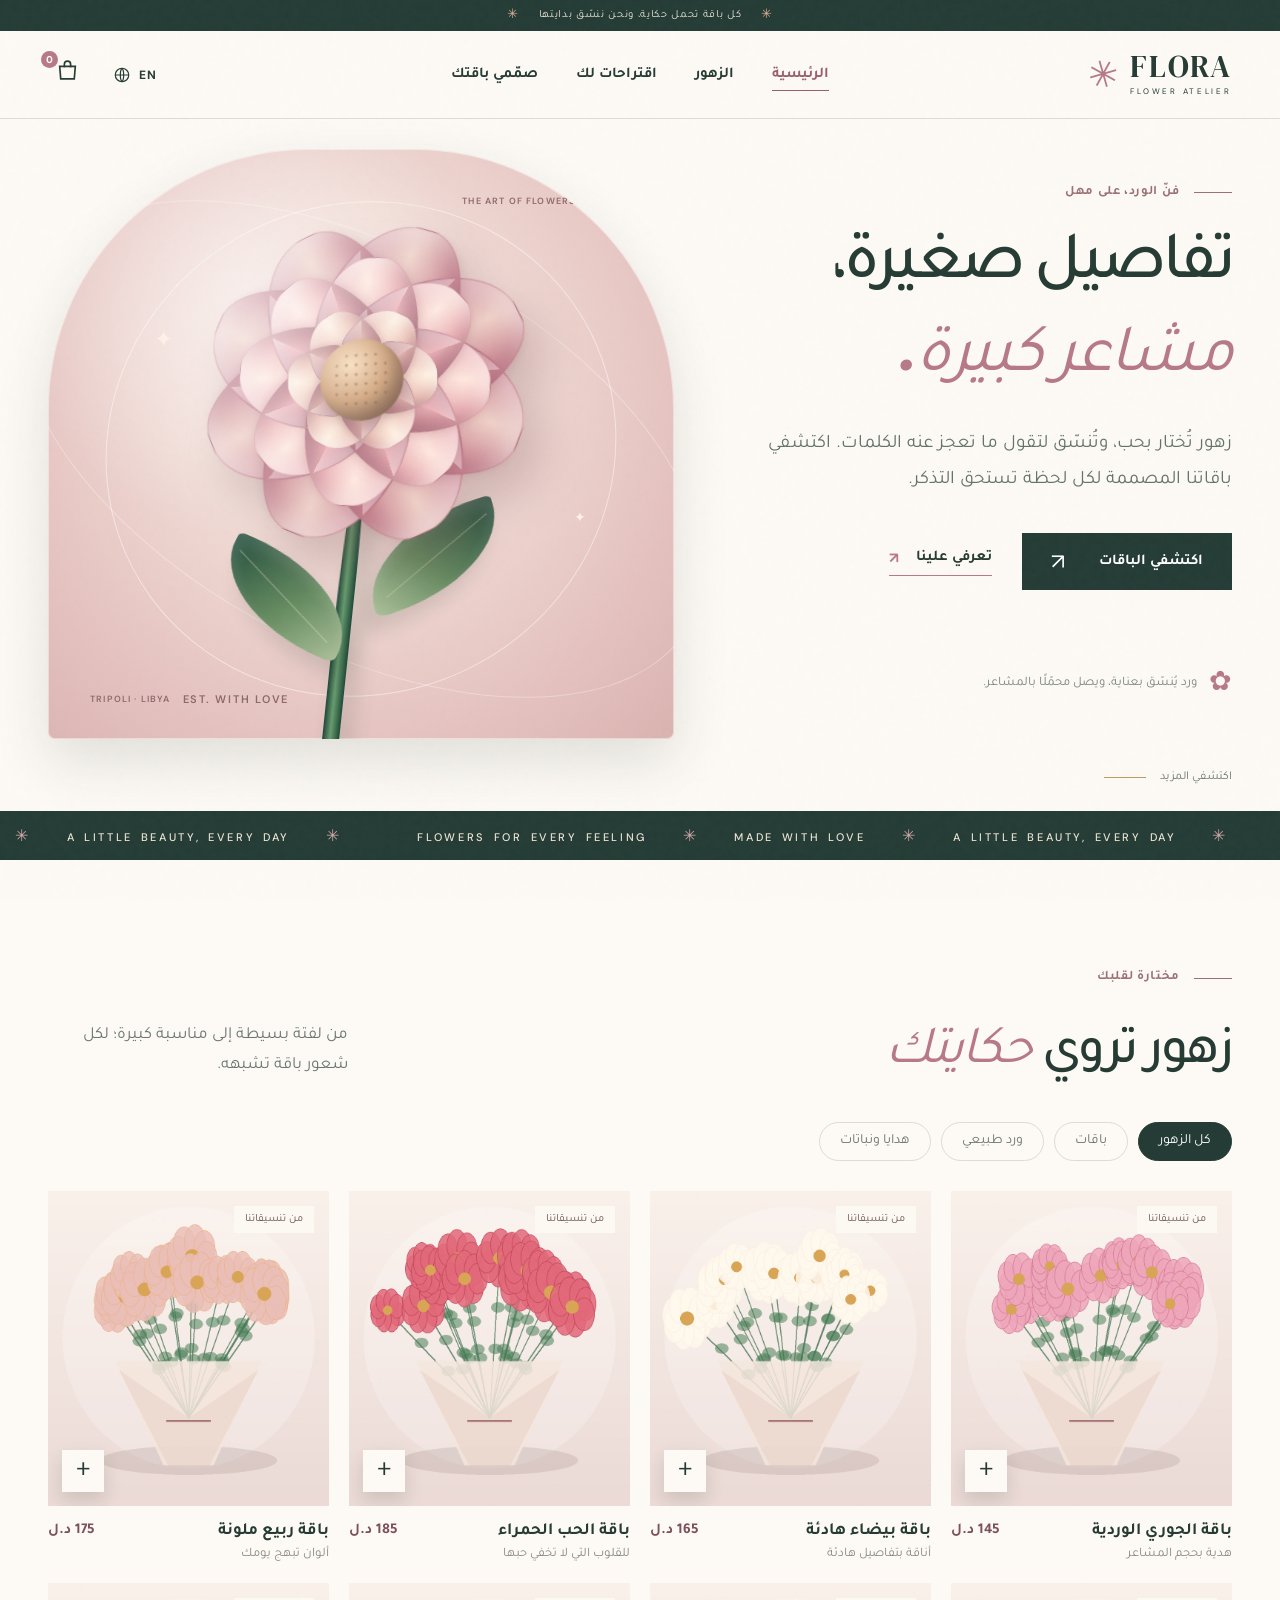
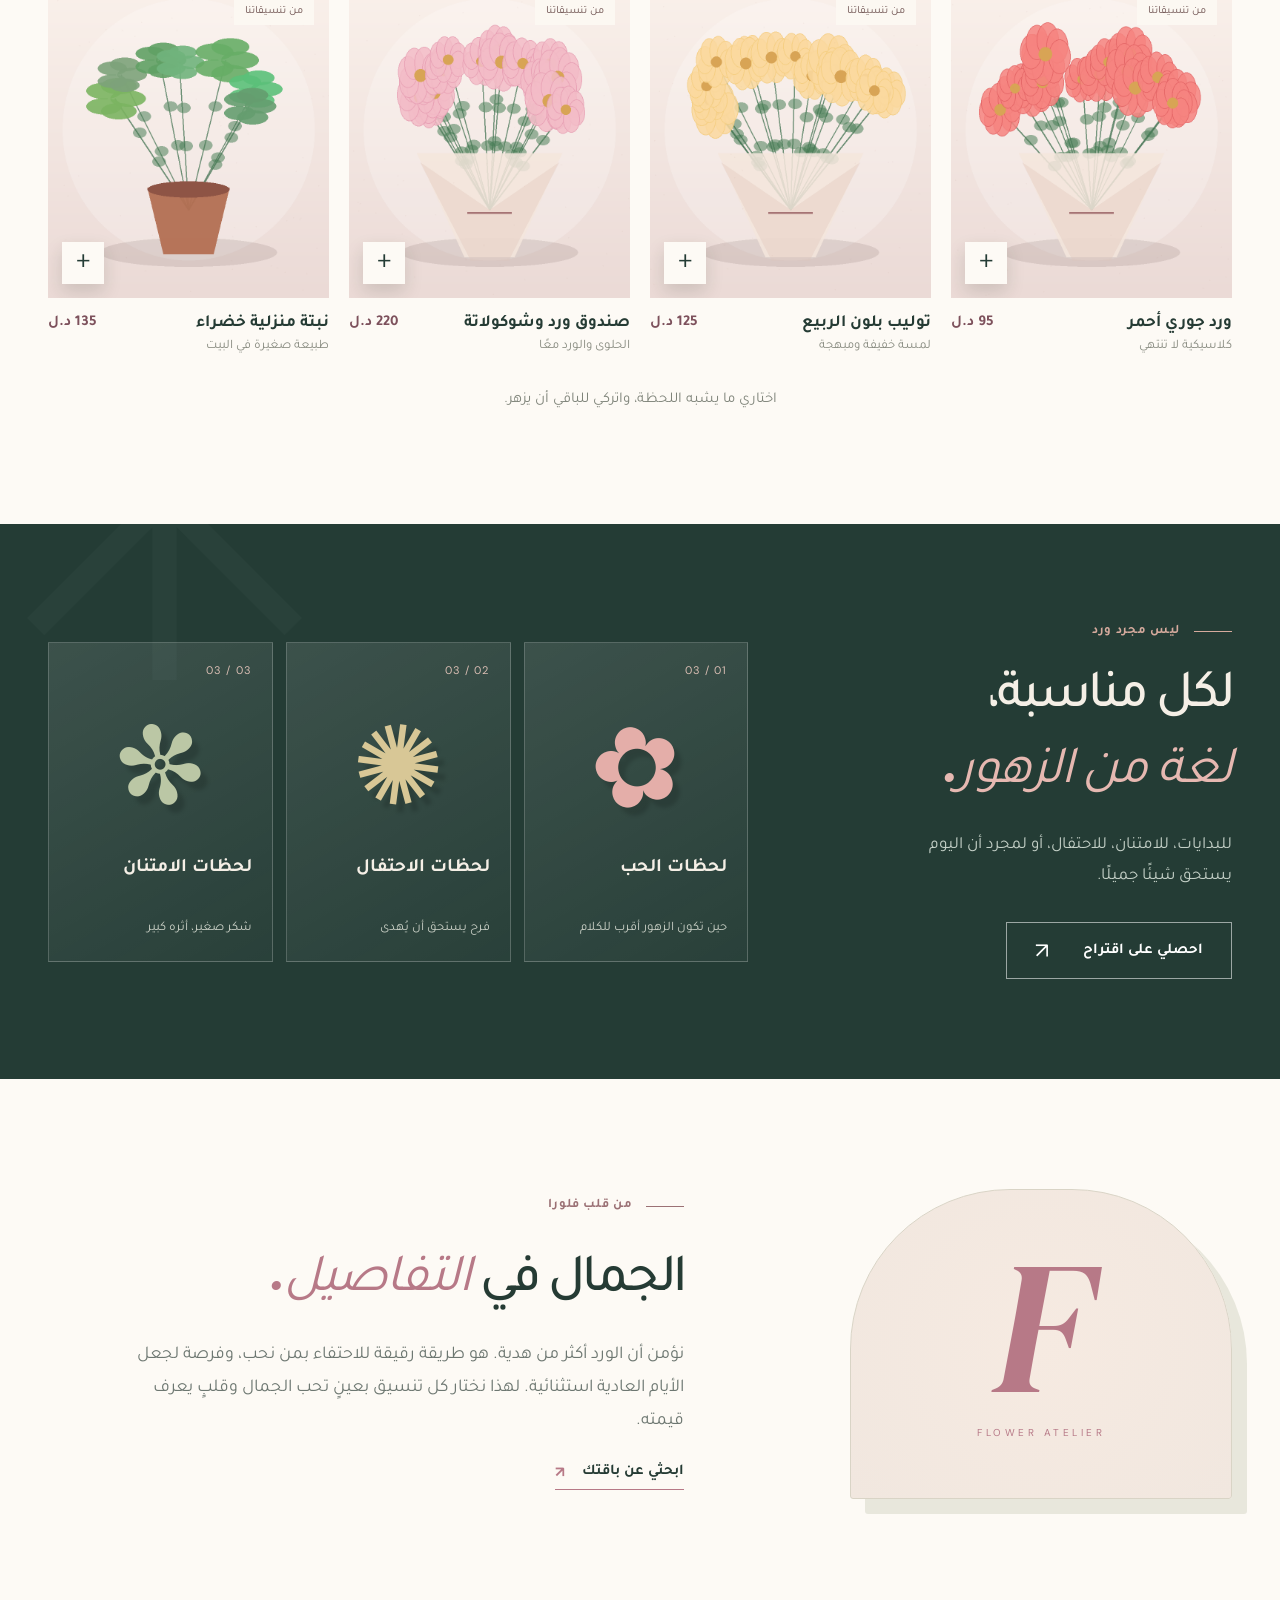
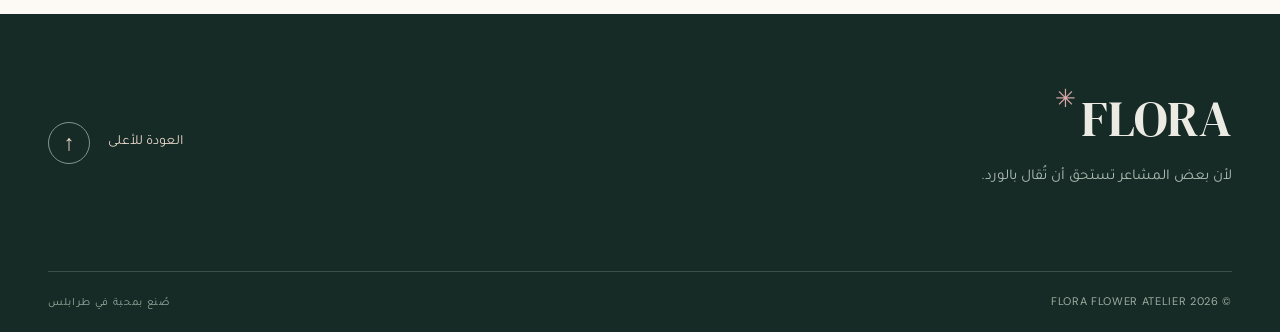
<file: index.html>
<!doctype html>
<html lang="ar" dir="rtl">
<head>
  <meta charset="utf-8">
  <meta name="viewport" content="width=device-width, initial-scale=1">
  <meta name="theme-color" content="#243c35">
  <meta name="description" content="FLORA — زهور مصممة للحظات التي تستحق أن تُحفظ.">
  <title>FLORA — Flowers for moments that matter</title>
  <link rel="icon" href="favicon.ico">
  <link rel="preconnect" href="https://fonts.googleapis.com">
  <link rel="preconnect" href="https://fonts.gstatic.com" crossorigin>
  <link href="https://fonts.googleapis.com/css2?family=DM+Sans:wght@400;500;600;700&family=DM+Serif+Display:ital@0;1&family=Tajawal:wght@400;500;600;700;800&display=swap" rel="stylesheet">
  <link rel="stylesheet" href="styles.css">
  <script src="catalog.js" defer></script>
  <script src="app.js" defer></script>
</head>
<body>
  <a class="skip-link" href="#main" data-i18n="skip">تخطّي إلى المحتوى</a>
  <div class="announcement"><span class="announcement-flower" aria-hidden="true">✳</span><span data-i18n="announcement">كل باقة تحمل حكاية، ونحن ننسّق بدايتها</span><span class="announcement-flower" aria-hidden="true">✳</span></div>
  <header class="site-header" id="top">
    <div class="header-inner shell">
      <button class="menu-toggle icon-button" id="menuToggle" aria-label="فتح القائمة" aria-controls="mainNav" aria-expanded="false" type="button"><span></span><span></span></button>
      <a class="wordmark" href="#top" aria-label="FLORA home"><span class="wordmark-flower" aria-hidden="true">✳</span><span>FLORA<small>FLOWER ATELIER</small></span></a>
      <nav class="main-nav" id="mainNav" aria-label="Main navigation">
        <a href="#top" class="nav-active" data-i18n="navHome">الرئيسية</a>
        <a href="store.html#shop" data-i18n="navFlowers">الزهور</a>
        <a href="store.html#suggestions" data-i18n="navOccasions">المناسبات</a>
        <a href="store.html#customize" data-i18n="navStory">تخصيص باقة</a>
      </nav>
      <div class="header-tools">
        <button class="lang-switch" id="langSwitch" type="button" aria-label="Switch to English"><span id="langLabel">EN</span><svg viewBox="0 0 24 24" aria-hidden="true"><circle cx="12" cy="12" r="9"/><path d="M3 12h18M12 3c-3 3-3 15 0 18m0-18c3 3 3 15 0 18"/></svg></button>
        <button class="bag-button" id="bagOpen" type="button" aria-label="سلة المشتريات"><svg viewBox="0 0 24 24" aria-hidden="true"><path d="M4.5 8h15l-1 12h-13zM9 9V6a3 3 0 0 1 6 0v3"/></svg><span id="bagCount">0</span></button>
      </div>
    </div>
  </header>
  <main id="main">
    <section class="hero shell" aria-labelledby="heroTitle">
      <div class="hero-copy reveal">
        <p class="eyebrow"><span class="eyebrow-line"></span><span data-i18n="heroEyebrow">فنّ الورد، على مهل</span></p>
        <h1 id="heroTitle" data-i18n-html="heroTitle">تفاصيل صغيرة،<br><em>مشاعر كبيرة.</em></h1>
        <p class="hero-description" data-i18n="heroDescription">زهور تُختار بحب، وتُنسّق لتقول ما تعجز عنه الكلمات. اكتشفي باقاتنا المصممة لكل لحظة تستحق التذكر.</p>
        <div class="hero-actions"><a class="button button-primary" href="store.html#shop"><span data-i18n="shopNow">اكتشفي الباقات</span><span class="button-arrow" aria-hidden="true">↗</span></a><a class="text-link" href="#story"><span data-i18n="ourStory">تعرفي علينا</span><span aria-hidden="true">↗</span></a></div>
        <div class="hero-note"><span class="note-seal" aria-hidden="true">✿</span><span data-i18n="heroNote">ورد يُنسّق بعناية، ويصل محمّلًا بالمشاعر.</span></div>
      </div>
      <div class="hero-art reveal" id="flowerStage" aria-label="وردة متحركة ثلاثية الأبعاد" role="img">
        <div class="art-orbit orbit-one" aria-hidden="true"></div><div class="art-orbit orbit-two" aria-hidden="true"></div>
        <span class="hero-art-label art-label-top" aria-hidden="true">F / 01 <span>THE ART OF FLOWERS</span></span>
        <div class="flower-scene" aria-hidden="true">
          <div class="flower-stem"></div><div class="flower-leaf leaf-left"></div><div class="flower-leaf leaf-right"></div>
          <div class="flower-head">
            <div class="petal-ring ring-back"><i style="--i:0"></i><i style="--i:1"></i><i style="--i:2"></i><i style="--i:3"></i><i style="--i:4"></i><i style="--i:5"></i><i style="--i:6"></i><i style="--i:7"></i></div>
            <div class="petal-ring ring-middle"><i style="--i:0"></i><i style="--i:1"></i><i style="--i:2"></i><i style="--i:3"></i><i style="--i:4"></i><i style="--i:5"></i><i style="--i:6"></i><i style="--i:7"></i></div>
            <div class="petal-ring ring-front"><i style="--i:0"></i><i style="--i:1"></i><i style="--i:2"></i><i style="--i:3"></i><i style="--i:4"></i><i style="--i:5"></i></div>
            <div class="flower-center"></div>
          </div>
        </div>
        <span class="hero-art-label art-label-bottom" aria-hidden="true">EST. WITH LOVE <span>TRIPOLI · LIBYA</span></span>
        <div class="art-spark spark-one" aria-hidden="true">✦</div><div class="art-spark spark-two" aria-hidden="true">✦</div>
      </div>
      <a class="scroll-hint" href="#collection"><span data-i18n="scroll">اكتشفي المزيد</span><span class="scroll-line" aria-hidden="true"></span></a>
    </section>
    <div class="marquee" aria-hidden="true"><div class="marquee-track"><span>FLOWERS FOR EVERY FEELING <b>✳</b> MADE WITH LOVE <b>✳</b> A LITTLE BEAUTY, EVERY DAY <b>✳</b></span><span>FLOWERS FOR EVERY FEELING <b>✳</b> MADE WITH LOVE <b>✳</b> A LITTLE BEAUTY, EVERY DAY <b>✳</b></span></div></div>
    <section class="collection-section shell section-space" id="collection" aria-labelledby="collectionTitle">
      <div class="section-heading reveal"><div><p class="eyebrow"><span class="eyebrow-line"></span><span data-i18n="collectionEyebrow">مختارة لقلبك</span></p><h2 id="collectionTitle" data-i18n-html="collectionTitle">زهور تروي <em>حكايتك</em></h2></div><p data-i18n="collectionIntro">من لفتة بسيطة إلى مناسبة كبيرة؛ لكل شعور باقة تشبهه.</p></div>
      <div class="filter-row" role="group" aria-label="تصفية الباقات" id="filters"><button class="filter active" type="button" data-filter="all" data-i18n="filterAll" aria-pressed="true">كل الزهور</button><button class="filter" type="button" data-filter="bouquets" data-i18n="filterBouquets" aria-pressed="false">باقات</button><button class="filter" type="button" data-filter="roses" data-i18n="filterRoses" aria-pressed="false">ورد طبيعي</button><button class="filter" type="button" data-filter="gifts" data-i18n="filterGifts" aria-pressed="false">هدايا ونباتات</button></div>
      <div class="product-grid" id="productGrid" aria-live="polite"></div>
      <p class="collection-footnote" data-i18n="collectionNote">اختاري ما يشبه اللحظة، واتركي للباقي أن يزهر.</p>
    </section>
    <section class="moments-section" id="moments" aria-labelledby="momentsTitle"><div class="shell moments-layout"><div class="moments-copy reveal"><p class="eyebrow eyebrow-light"><span class="eyebrow-line"></span><span data-i18n="momentsEyebrow">ليس مجرد ورد</span></p><h2 id="momentsTitle" data-i18n-html="momentsTitle">لكل مناسبة،<br><em>لغة من الزهور.</em></h2><p data-i18n="momentsText">للبدايات، للامتنان، للاحتفال، أو لمجرد أن اليوم يستحق شيئًا جميلًا.</p><a class="button button-outline" href="store.html#suggestions"><span data-i18n="exploreFlowers">اكتشفي الزهور</span><span class="button-arrow" aria-hidden="true">↗</span></a></div><div class="moments-cards"><article class="moment-card moment-one reveal"><span>01 / 03</span><div class="moment-flower">✿</div><h3 data-i18n="momentOne">لحظات الحب</h3><p data-i18n="momentOneSub">حين تكون الزهور أقرب للكلام</p></article><article class="moment-card moment-two reveal"><span>02 / 03</span><div class="moment-flower">✺</div><h3 data-i18n="momentTwo">لحظات الاحتفال</h3><p data-i18n="momentTwoSub">فرح يستحق أن يُهدى</p></article><article class="moment-card moment-three reveal"><span>03 / 03</span><div class="moment-flower">✼</div><h3 data-i18n="momentThree">لحظات الامتنان</h3><p data-i18n="momentThreeSub">شكر صغير، أثره كبير</p></article></div></div></section>
    <section class="story-section shell section-space" id="story"><div class="story-icon reveal" aria-hidden="true"><span>F</span><small>FLOWER ATELIER</small></div><div class="story-content reveal"><p class="eyebrow"><span class="eyebrow-line"></span><span data-i18n="storyEyebrow">من قلب فلورا</span></p><h2 data-i18n-html="storyTitle">الجمال في <em>التفاصيل.</em></h2><p data-i18n="storyText">نؤمن أن الورد أكثر من هدية. هو طريقة رقيقة للاحتفاء بمن نحب، وفرصة لجعل الأيام العادية استثنائية. لهذا نختار كل تنسيق بعينٍ تحب الجمال وقلبٍ يعرف قيمته.</p><a class="text-link" href="store.html#shop"><span data-i18n="storyLink">ابحثي عن باقتك</span><span aria-hidden="true">↗</span></a></div></section>
  </main>
  <footer class="footer"><div class="shell footer-top"><div><div class="footer-brand">FLORA<span>✳</span></div><p data-i18n="footerLine">لأن بعض المشاعر تستحق أن تُقال بالورد.</p></div><a href="#top" class="back-top"><span data-i18n="backTop">العودة للأعلى</span><span aria-hidden="true">↑</span></a></div><div class="shell footer-bottom"><span>© <span id="year"></span> FLORA FLOWER ATELIER</span><span data-i18n="footerLocation">صُنع بمحبة في طرابلس</span></div></footer>
  <div class="drawer-scrim" id="drawerScrim" hidden></div>
  <aside class="bag-drawer" id="bagDrawer" aria-labelledby="bagTitle" aria-hidden="true" inert><div class="drawer-head"><div><p class="eyebrow" data-i18n="bagEyebrow">اختياراتك الجميلة</p><h2 id="bagTitle" data-i18n="bagTitle">سلتك</h2></div><button class="drawer-close" id="bagClose" aria-label="إغلاق السلة" type="button">×</button></div><div class="drawer-items" id="bagItems"></div><div class="drawer-bottom"><div class="drawer-total"><span data-i18n="subtotal">المجموع</span><strong id="bagTotal">0</strong></div><p data-i18n="bagPreview">الطلب والدفع سيكونان متاحين عند ربط المتجر بالنظام.</p><a class="button button-primary drawer-action" href="store.html#checkout" data-i18n="checkoutSoon">الانتقال إلى إتمام الطلب</a></div></aside>
  <div class="toast" id="toast" role="status" aria-live="polite"></div>
</body>
</html>
</file>
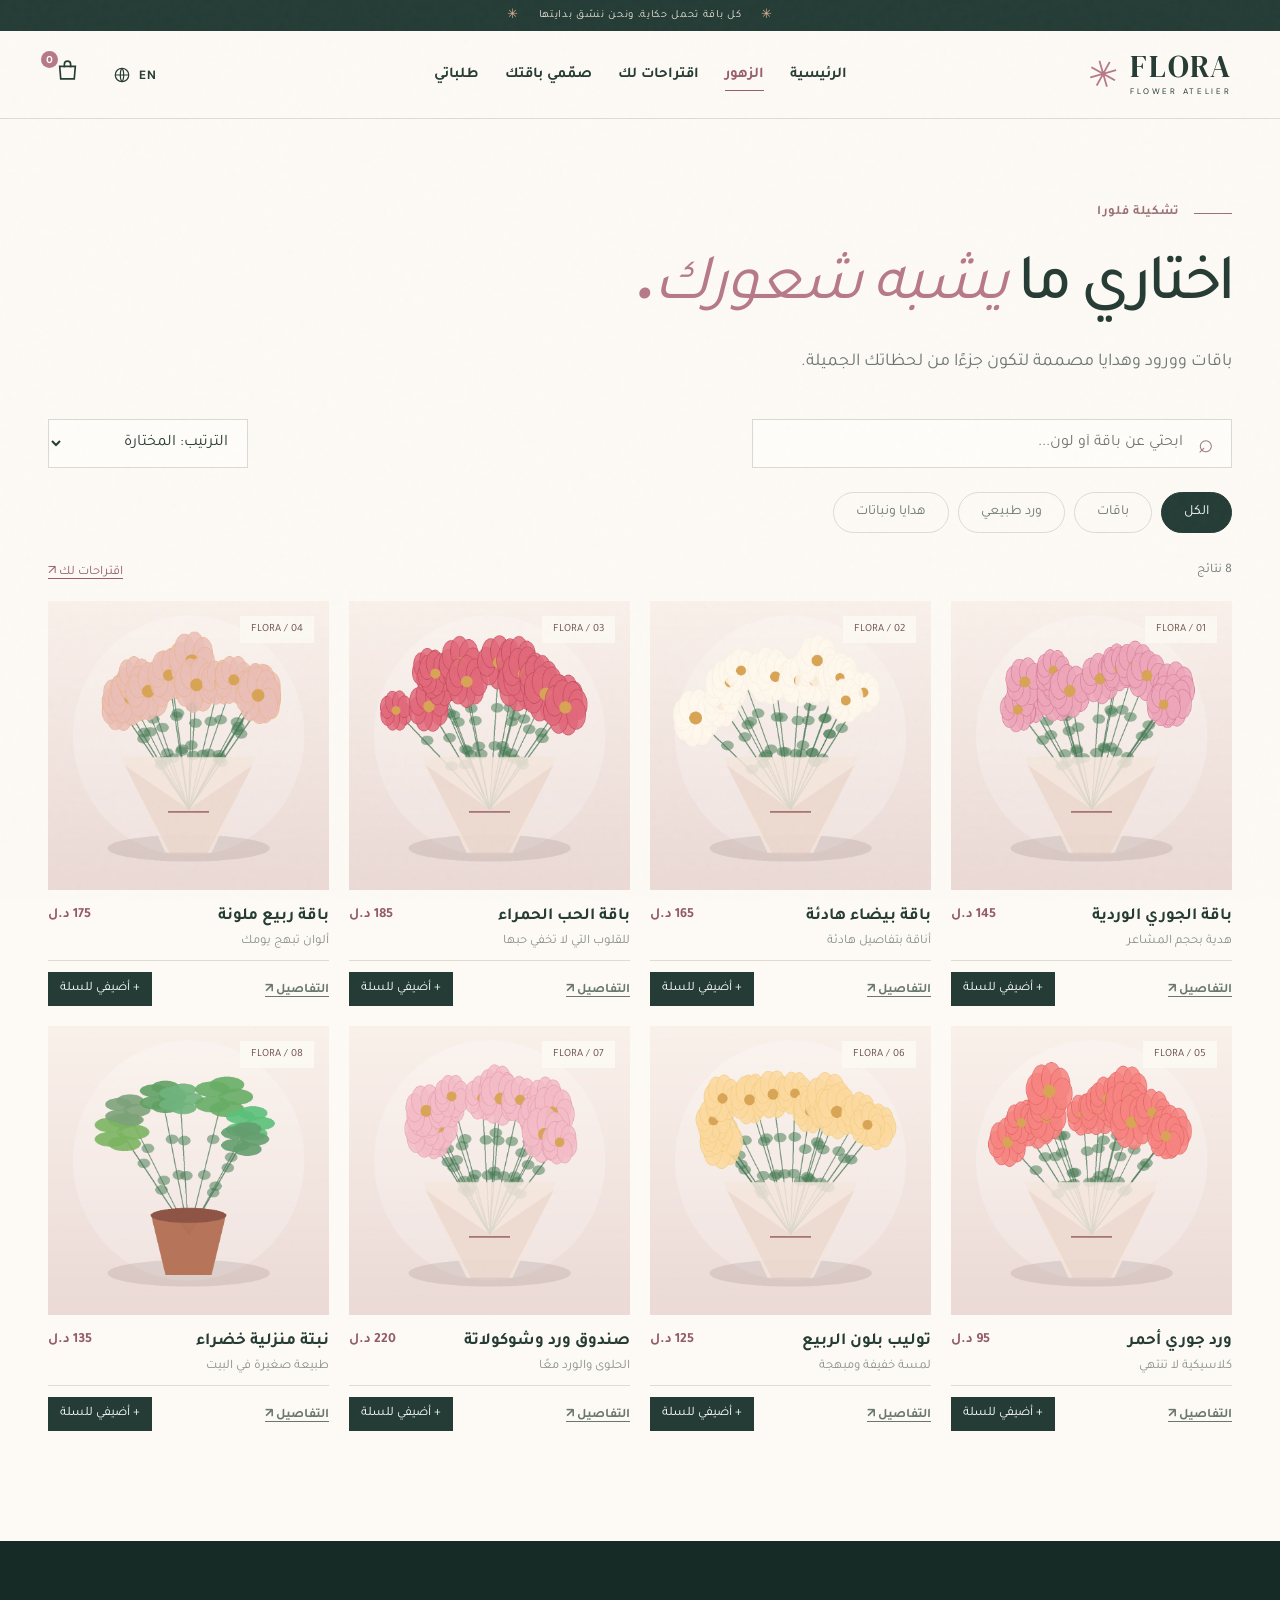
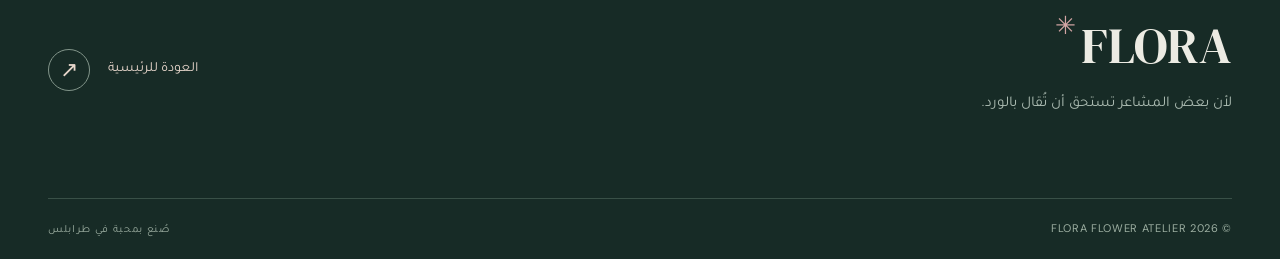
<file: store.html>
<!doctype html>
<html lang="ar" dir="rtl">
<head>
  <meta charset="utf-8"><meta name="viewport" content="width=device-width, initial-scale=1">
  <meta name="theme-color" content="#243c35">
  <title>FLORA — The flower store</title>
  <link rel="icon" href="favicon.ico">
  <link rel="preconnect" href="https://fonts.googleapis.com"><link rel="preconnect" href="https://fonts.gstatic.com" crossorigin>
  <link href="https://fonts.googleapis.com/css2?family=DM+Sans:wght@400;500;600;700&family=DM+Serif+Display:ital@0;1&family=Tajawal:wght@400;500;600;700;800&display=swap" rel="stylesheet">
  <link rel="stylesheet" href="styles.css"><link rel="stylesheet" href="store.css">
  <script src="catalog.js" defer></script><script src="store.js" defer></script>
</head>
<body>
  <a class="skip-link" href="#storeMain" id="skipLink">تخطّي إلى المحتوى</a>
  <div class="announcement"><span class="announcement-flower" aria-hidden="true">✳</span><span id="announcementText">كل باقة تحمل حكاية، ونحن ننسّق بدايتها</span><span class="announcement-flower" aria-hidden="true">✳</span></div>
  <header class="site-header"><div class="header-inner shell store-header">
    <button class="menu-toggle icon-button" id="menuToggle" aria-label="فتح القائمة" aria-controls="mainNav" aria-expanded="false" type="button"><span></span><span></span></button>
    <a class="wordmark" href="index.html"><span class="wordmark-flower" aria-hidden="true">✳</span><span>FLORA<small>FLOWER ATELIER</small></span></a>
    <nav class="main-nav" id="mainNav" aria-label="التنقل الرئيسي"><a href="index.html" data-nav="home">الرئيسية</a><a href="#shop" data-nav="shop">الزهور</a><a href="#suggestions" data-nav="suggestions">اقتراحات لك</a><a href="#customize" data-nav="customize">صمّمي باقتك</a><a href="#orders" data-nav="orders">طلباتي</a></nav>
    <div class="header-tools"><button class="lang-switch" id="langSwitch" type="button" aria-label="Switch to English"><span id="langLabel">EN</span><svg viewBox="0 0 24 24" aria-hidden="true"><circle cx="12" cy="12" r="9"/><path d="M3 12h18M12 3c-3 3-3 15 0 18m0-18c3 3 3 15 0 18"/></svg></button><a class="bag-button" href="#cart" id="bagLink" aria-label="سلة المشتريات"><svg viewBox="0 0 24 24" aria-hidden="true"><path d="M4.5 8h15l-1 12h-13zM9 9V6a3 3 0 0 1 6 0v3"/></svg><span id="bagCount">0</span></a></div>
  </div></header>
  <main id="storeMain" tabindex="-1"><div id="storeView" class="shell store-view" aria-live="polite"></div></main>
  <footer class="footer"><div class="shell footer-top"><div><div class="footer-brand">FLORA<span>✳</span></div><p id="footerLine">لأن بعض المشاعر تستحق أن تُقال بالورد.</p></div><a href="index.html" class="back-top"><span id="footerHome">العودة للرئيسية</span><span aria-hidden="true">↗</span></a></div><div class="shell footer-bottom"><span>© <span id="year"></span> FLORA FLOWER ATELIER</span><span id="footerLocation">صُنع بمحبة في طرابلس</span></div></footer>
  <div class="toast" id="toast" role="status" aria-live="polite"></div>
</body>
</html>
</file>
<file: styles.css>
:root{--pine:#243c35;--pine-deep:#172b26;--ink:#253b34;--cream:#f7f2eb;--paper:#fdfaf5;--rose:#b77987;--rose-light:#e2b7ba;--gold:#b99b65;--line:#dedbd1;--muted:#6d7771;--shadow:0 22px 55px rgba(42,50,42,.13)}
*{box-sizing:border-box}html{scroll-behavior:smooth}body{margin:0;background:var(--paper);color:var(--ink);font-family:Tajawal,"DM Sans",sans-serif;overflow-x:hidden;-webkit-font-smoothing:antialiased}body::before{content:"";position:fixed;inset:0;pointer-events:none;z-index:40;opacity:.09;background-image:url("data:image/svg+xml,%3Csvg viewBox='0 0 160 160' xmlns='http://www.w3.org/2000/svg'%3E%3Cfilter id='n'%3E%3CfeTurbulence type='fractalNoise' baseFrequency='.8' numOctaves='3' stitchTiles='stitch'/%3E%3C/filter%3E%3Crect width='100%25' height='100%25' filter='url(%23n)' opacity='.28'/%3E%3C/svg%3E")}a{color:inherit;text-decoration:none}button{font:inherit;cursor:pointer}button:focus-visible,a:focus-visible{outline:2px solid var(--rose);outline-offset:4px}svg{width:22px;height:22px;fill:none;stroke:currentColor;stroke-width:1.6}.shell{width:min(1320px,calc(100% - 96px));margin-inline:auto}.skip-link{position:absolute;top:-100px;inset-inline-start:12px;z-index:100;background:var(--pine);color:white;padding:12px}.skip-link:focus{top:10px}.announcement{min-height:31px;display:flex;align-items:center;justify-content:center;gap:20px;background:var(--pine);color:#ece7dc;font-size:11px;letter-spacing:.06em}.announcement-flower{color:#ddae93;font-size:13px}.site-header{position:relative;z-index:30;background:rgba(253,250,245,.95);border-bottom:1px solid var(--line)}.header-inner{height:87px;display:grid;grid-template-columns:1fr auto 1fr;align-items:center;gap:24px}.wordmark{display:flex;align-items:center;gap:10px;width:max-content;direction:ltr;font:31px/.84 "DM Serif Display",serif;letter-spacing:.055em}.wordmark small{display:block;font:8px/1.2 "DM Sans",sans-serif;letter-spacing:.34em;margin-top:8px}.wordmark-flower{font:37px/1 serif;color:var(--rose);transform:rotate(-16deg)}.main-nav{display:flex;gap:38px;align-items:center;font-size:15px;font-weight:600}.main-nav a{position:relative;padding:8px 0;transition:color .25s}.main-nav a:hover,.main-nav .nav-active{color:#985f6a}.main-nav .nav-active::after{content:"";position:absolute;inset-inline:0;bottom:1px;height:1px;background:currentColor}.header-tools{justify-self:end;display:flex;gap:20px;align-items:center}.lang-switch,.bag-button,.icon-button{border:0;background:none;color:var(--ink)}.lang-switch{display:flex;align-items:center;gap:8px;font:700 12px "DM Sans",sans-serif;letter-spacing:.08em}.lang-switch svg{width:18px;height:18px}.bag-button{position:relative;padding:7px}.bag-button svg{width:25px;height:25px}.bag-button>span{position:absolute;top:0;inset-inline-end:-7px;display:grid;place-items:center;min-width:17px;height:17px;border-radius:50%;background:var(--rose);color:white;font:700 10px "DM Sans",sans-serif}.menu-toggle{display:none}
.hero{position:relative;min-height:690px;display:grid;grid-template-columns:.92fr 1.08fr;gap:25px;align-items:center;padding-block:30px 72px}.hero-copy{position:relative;z-index:2;padding-inline-end:28px}.eyebrow{display:flex;align-items:center;gap:14px;margin:0 0 26px;color:#9b7175;font-size:13px;font-weight:700;letter-spacing:.05em}.eyebrow-line{display:block;width:38px;height:1px;background:currentColor}.hero h1,.section-heading h2,.moments-copy h2,.story-content h2{margin:0;font-weight:500;letter-spacing:-.055em;line-height:1.18}.hero h1{font-size:clamp(52px,5.3vw,85px)}em{font-family:"DM Serif Display",Tajawal,serif;font-weight:400;color:var(--rose);font-style:italic;letter-spacing:-.035em}.hero-description{max-width:465px;color:#64736a;font-size:19px;line-height:1.9;margin:27px 0 34px}.hero-actions{display:flex;align-items:center;gap:30px;flex-wrap:wrap}.button{min-height:57px;padding:0 28px;display:inline-flex;align-items:center;justify-content:space-between;gap:34px;border:1px solid transparent;font-size:15px;font-weight:700;transition:transform .25s,background .25s,box-shadow .25s}.button:hover:not(:disabled){transform:translateY(-3px);box-shadow:0 12px 25px rgba(29,55,43,.15)}.button-primary{background:var(--pine);color:white}.button-arrow{font:22px/1 "DM Sans",sans-serif}.text-link{display:inline-flex;gap:17px;align-items:center;font-size:15px;font-weight:700;border-bottom:1px solid var(--rose);padding-bottom:7px}.text-link>span:last-child{font-family:"DM Sans",sans-serif;color:var(--rose)}.hero-note{margin-top:75px;display:flex;align-items:center;gap:12px;color:#7b877c;font-size:13px}.note-seal{font-size:27px;color:var(--rose)}.scroll-hint{position:absolute;bottom:27px;inset-inline-start:0;display:flex;align-items:center;gap:14px;color:var(--muted);font-size:12px}.scroll-line{width:42px;height:1px;background:var(--gold)}
.hero-art{height:590px;position:relative;overflow:hidden;isolation:isolate;border-radius:260px 260px 7px 7px;background:radial-gradient(ellipse at 47% 40%,#f8e6df 0,#f1dcd6 33%,#e4c1bf 75%,#dab3b0 100%);box-shadow:inset 0 0 0 1px rgba(255,255,255,.45),var(--shadow);perspective:950px;--mx:0deg;--my:0deg}.hero-art::after{content:"";position:absolute;inset:0;background:radial-gradient(circle at 33% 27%,rgba(255,255,255,.55),transparent 39%);pointer-events:none;z-index:3}.art-orbit{position:absolute;border:1px solid rgba(255,255,255,.47);border-radius:50%;inset:55px 55px 45px;transform:rotate(-27deg)}.orbit-two{inset:100px -60px 90px;transform:rotate(28deg);opacity:.65}.hero-art-label{position:absolute;z-index:5;color:#8e696b;font:600 11px "DM Sans",sans-serif;letter-spacing:.16em;display:flex;gap:12px;align-items:center}.hero-art-label span{font-size:9px;letter-spacing:.13em}.art-label-top{top:45px;inset-inline-start:47px}.art-label-bottom{bottom:33px;inset-inline-end:42px}.art-spark{position:absolute;color:#fff1e9;z-index:5;font-size:23px;animation:spark 5s ease-in-out infinite}.spark-one{top:30%;inset-inline-end:17%}.spark-two{top:61%;inset-inline-start:14%;font-size:14px;animation-delay:1.5s}.flower-scene{position:absolute;inset:0;transform-style:preserve-3d;transform:rotateX(var(--my)) rotateY(var(--mx));transition:transform .3s ease-out;animation:bloomFloat 7s ease-in-out infinite}.flower-stem{position:absolute;width:17px;height:330px;left:50%;top:51%;transform:translateX(-50%) rotate(6deg);transform-origin:top;background:linear-gradient(90deg,#1e4538,#689c6e 45%,#1b4837);border-radius:60% 40% 4px 4px;box-shadow:11px 9px 20px rgba(56,73,52,.18)}.flower-stem::after{content:"";position:absolute;bottom:-35px;left:-150px;width:310px;height:46px;background:radial-gradient(ellipse,rgba(53,69,51,.22),transparent 72%);transform:rotate(-6deg)}.flower-leaf{position:absolute;top:69%;width:145px;height:83px;border-radius:5% 90% 8% 90%;background:linear-gradient(125deg,#224d3c,#668c61 56%,#acc09a);box-shadow:inset 8px 8px 13px rgba(255,255,255,.14),14px 12px 18px rgba(40,54,43,.14)}.leaf-left{left:calc(50% - 147px);transform:rotate(24deg) skew(-5deg)}.leaf-right{left:50%;top:62%;transform:scaleX(-1) rotate(18deg)}.flower-leaf::before{content:"";position:absolute;width:90%;height:1px;top:49%;left:3%;background:rgba(241,232,196,.38);transform:rotate(22deg)}.flower-head{position:absolute;left:50%;top:39%;width:335px;height:335px;transform:translate(-50%,-50%) rotateX(12deg) rotateY(-12deg);transform-style:preserve-3d;filter:drop-shadow(15px 26px 21px rgba(104,56,65,.23));animation:flowerTurn 14s ease-in-out infinite}.petal-ring{position:absolute;inset:0;transform-style:preserve-3d}.petal-ring i{position:absolute;display:block;left:50%;top:50%;width:124px;height:160px;margin-left:-62px;margin-top:-145px;border-radius:56% 44% 48% 48% / 78% 76% 29% 30%;transform-origin:50% 90%;transform:rotate(calc(var(--i)*45deg)) translateY(-29px) rotateX(33deg);background:radial-gradient(ellipse at 50% 22%,#f9e1d9 1%,#d78f9b 45%,#a55d70 86%);box-shadow:inset 10px 10px 22px rgba(255,255,255,.42),inset -12px -14px 18px rgba(104,44,56,.2),4px 5px 9px rgba(95,44,52,.13);border:1px solid rgba(136,69,83,.12)}.ring-back{transform:rotate(22deg) scale(1.12) translateZ(-23px)}.ring-back i{background:radial-gradient(ellipse at 50% 20%,#efd1c8,#c57989 57%,#864a60 95%)}.ring-middle{transform:rotate(5deg) scale(.86) translateZ(26px)}.ring-middle i{background:radial-gradient(ellipse at 48% 22%,#ffe9df,#e9abb1 44%,#a75d71 90%)}.ring-front{transform:rotate(30deg) scale(.6) translateZ(65px)}.ring-front i{transform:rotate(calc(var(--i)*60deg)) translateY(-26px) rotateX(45deg);background:radial-gradient(ellipse at 50% 15%,#fff0df,#e9b8ad 44%,#aa6574 95%)}.flower-center{position:absolute;left:50%;top:50%;width:85px;height:85px;transform:translate(-50%,-50%) translateZ(100px);border-radius:50%;background:radial-gradient(circle at 37% 31%,#f8d6ac,#c99466 47%,#6f4d3d 91%);box-shadow:inset -9px -8px 13px rgba(80,50,33,.3),0 7px 11px rgba(96,53,52,.22)}.flower-center::after{content:"";position:absolute;inset:12px;border-radius:50%;background:radial-gradient(circle,#6d4b3d 1px,transparent 2px);background-size:10px 10px;opacity:.55}
.marquee{overflow:hidden;background:var(--pine);color:#ede4d6;padding:14px 0;white-space:nowrap}.marquee-track{display:flex;width:max-content;animation:marquee 27s linear infinite;direction:ltr}.marquee-track span{font:500 11px "DM Sans",sans-serif;letter-spacing:.24em;word-spacing:.2em;padding-inline:24px}.marquee-track b{color:#d6a7aa;font-size:16px;margin-inline:28px;font-weight:400}.section-space{padding-block:110px 115px}.section-heading{display:flex;align-items:end;justify-content:space-between;gap:30px;margin-bottom:36px}.section-heading h2,.moments-copy h2,.story-content h2{font-size:clamp(43px,4.2vw,66px)}.section-heading>p{width:300px;max-width:100%;font-size:17px;line-height:1.75;color:var(--muted);margin:0 0 6px}.filter-row{display:flex;gap:10px;flex-wrap:wrap;margin-bottom:30px}.filter{border:1px solid #dedbd1;background:transparent;color:#6b756c;padding:10px 20px;border-radius:40px;font-size:14px;transition:all .2s}.filter:hover,.filter.active{background:var(--pine);border-color:var(--pine);color:white}.product-grid{display:grid;grid-template-columns:repeat(4,minmax(0,1fr));gap:20px}.product-card{min-width:0;animation:cardIn .5s both}.product-card[hidden]{display:none}.product-image{position:relative;overflow:hidden;background:#f3eae4;aspect-ratio:1/1.12}.product-image img{display:block;width:100%;height:100%;object-fit:cover;transition:transform .6s ease}.product-card:hover .product-image img{transform:scale(1.055)}.product-tag{position:absolute;top:15px;inset-inline-start:15px;background:rgba(252,249,243,.94);padding:7px 11px;font-size:11px;color:#6d514f}.quick-add{position:absolute;bottom:14px;inset-inline-end:14px;border:0;background:var(--paper);color:var(--pine);width:42px;height:42px;display:grid;place-items:center;font-size:28px;line-height:1;box-shadow:0 8px 18px rgba(32,47,35,.15);transition:transform .25s,background .25s}.quick-add:hover{background:var(--pine);color:white;transform:rotate(90deg)}.product-meta{padding-top:16px;display:flex;align-items:start;justify-content:space-between;gap:10px}.product-meta h3{margin:0 0 5px;font-size:17px;font-weight:700}.product-meta p{color:#888b80;margin:0;font-size:13px}.price{white-space:nowrap;color:#7d515c;font-size:15px;font-weight:700}.collection-footnote{text-align:center;margin:36px 0 0;font-size:15px;color:#7f847a}
.moments-section{background:var(--pine);color:#f5efe6;overflow:hidden;padding-block:100px;position:relative}.moments-section::before{content:"✳";position:absolute;left:-45px;top:-165px;font-size:500px;color:rgba(255,255,255,.023);line-height:1}.moments-layout{display:grid;grid-template-columns:.7fr 1.3fr;gap:9%;align-items:center;position:relative}.eyebrow-light{color:#d5aa9d}.moments-copy h2{line-height:1.22}.moments-copy h2 em{color:#e6b8b1}.moments-copy>p:not(.eyebrow){color:#c4d0c7;font-size:17px;line-height:1.8;margin:23px 0 30px;max-width:310px}.button-outline{border-color:rgba(255,255,255,.55);color:white}.button-outline:hover{background:rgba(255,255,255,.1)}.moments-cards{display:grid;grid-template-columns:repeat(3,minmax(0,1fr));gap:13px}.moment-card{min-height:320px;padding:20px 20px 24px;display:flex;flex-direction:column;justify-content:space-between;border:1px solid rgba(255,255,255,.2);background:linear-gradient(150deg,rgba(255,255,255,.11),rgba(255,255,255,.025));transition:transform .4s}.moment-card:nth-child(2){transform:translateY(25px)}.moment-card:hover{transform:translateY(-8px)}.moment-card:nth-child(2):hover{transform:translateY(16px)}.moment-card>span{font:11px "DM Sans",sans-serif;letter-spacing:.1em;color:#d9bdb3}.moment-flower{font:110px/1 Georgia,serif;text-align:center;color:#e4aea9;text-shadow:5px 10px 4px rgba(0,0,0,.15);transform:rotate(-15deg);transition:transform .5s}.moment-card:hover .moment-flower{transform:rotate(16deg) scale(1.06)}.moment-two .moment-flower{color:#d8c796}.moment-three .moment-flower{color:#bbc7a5}.moment-card h3{font-size:19px;margin:0 0 5px}.moment-card p{font-size:13px;color:#cbd1c7;margin:0}.story-section{display:grid;grid-template-columns:.75fr 1.25fr;gap:14%;align-items:center;min-height:480px}.story-icon{height:310px;display:flex;flex-direction:column;align-items:center;justify-content:center;border:1px solid #d9d4c6;border-radius:160px 160px 3px 3px;background:radial-gradient(circle at center,#f6eae1,#f1e7df);color:var(--rose);box-shadow:15px 15px 0 #e8e7dc}.story-icon span{font:190px/.8 "DM Serif Display",serif;font-style:italic}.story-icon small{font:10px "DM Sans",sans-serif;letter-spacing:.35em;margin-top:25px}.story-content>p:not(.eyebrow){font-size:18px;line-height:1.85;color:var(--muted);max-width:565px;margin:24px 0}.footer{background:var(--pine-deep);color:#ecebe3}.footer-top{padding-block:70px;display:flex;justify-content:space-between;align-items:center;gap:25px}.footer-brand{font:50px "DM Serif Display",serif}.footer-brand span{font:25px Georgia;color:#d3a5a4;vertical-align:top;margin-inline-start:5px}.footer-top p{color:#acbcb2;font-size:15px}.back-top{display:flex;gap:18px;align-items:center;color:#e7d6cb;font-size:14px}.back-top span:last-child{display:grid;place-items:center;border:1px solid #82958a;border-radius:50%;width:42px;height:42px;font:22px sans-serif}.footer-bottom{border-top:1px solid #395047;padding-block:22px;display:flex;justify-content:space-between;gap:20px;color:#9dafa2;font:11px "DM Sans",Tajawal,sans-serif;letter-spacing:.06em}
.drawer-scrim{position:fixed;inset:0;z-index:59;background:rgba(10,26,19,.48);opacity:0;transition:opacity .3s}.drawer-scrim:not([hidden]){opacity:1}.bag-drawer{position:fixed;z-index:60;top:0;bottom:0;inset-inline-end:0;width:min(440px,100vw);background:var(--paper);box-shadow:0 0 35px rgba(0,0,0,.2);display:flex;flex-direction:column;transform:translateX(-105%);transition:transform .32s ease;visibility:hidden}.bag-drawer.open{transform:translateX(0);visibility:visible}html[dir="ltr"] .bag-drawer{transform:translateX(105%)}html[dir="ltr"] .bag-drawer.open{transform:translateX(0)}.drawer-head{display:flex;justify-content:space-between;align-items:start;padding:34px 30px 22px;border-bottom:1px solid var(--line)}.drawer-head .eyebrow{margin:0 0 5px}.drawer-head h2{margin:0;font-size:35px}.drawer-close{border:0;background:transparent;font:38px/1 sans-serif;color:var(--ink)}.drawer-items{flex:1;overflow:auto;padding:20px 30px}.bag-empty{text-align:center;padding-top:90px;color:var(--muted)}.bag-empty span{font-size:50px;color:var(--rose)}.bag-item{display:grid;grid-template-columns:85px 1fr auto;gap:14px;padding-block:14px;border-bottom:1px solid var(--line);align-items:center}.bag-item img{width:85px;height:90px;object-fit:cover}.bag-item h3{font-size:15px;margin:0 0 8px}.bag-item p{margin:0;color:var(--muted);font-size:13px}.bag-item button{border:0;background:transparent;color:#9a606e;font-size:19px;padding:5px}.drawer-bottom{border-top:1px solid var(--line);padding:24px 30px 30px}.drawer-total{display:flex;justify-content:space-between;font-size:18px}.drawer-bottom p{font-size:12px;color:var(--muted);line-height:1.5}.drawer-action{width:100%;opacity:.53;cursor:not-allowed}.toast{position:fixed;bottom:24px;left:50%;transform:translate(-50%,25px);background:var(--pine);color:white;padding:13px 20px;box-shadow:var(--shadow);z-index:70;opacity:0;pointer-events:none;transition:opacity .3s,transform .3s;font-size:14px}.toast.show{opacity:1;transform:translate(-50%,0)}.reveal{opacity:0;transform:translateY(22px);transition:opacity .7s ease,transform .7s ease}.reveal.is-visible{opacity:1;transform:translateY(0)}
html[dir="ltr"] body{font-family:"DM Sans",sans-serif}html[dir="ltr"] .hero h1,html[dir="ltr"] .section-heading h2,html[dir="ltr"] .moments-copy h2,html[dir="ltr"] .story-content h2{font-family:"DM Serif Display",serif;font-weight:400;letter-spacing:-.03em}html[dir="ltr"] .hero h1{font-size:clamp(52px,5vw,80px)}html[dir="ltr"] .hero-description{line-height:1.7}html[dir="ltr"] .moment-card h3{font-size:17px}html[dir="ltr"] .eyebrow{font-size:11px;text-transform:uppercase;letter-spacing:.14em}html[dir="ltr"] .bag-drawer{inset-inline-end:0}
@keyframes bloomFloat{0%,100%{translate:0 0}50%{translate:0 -10px}}@keyframes flowerTurn{0%,100%{rotate:-4deg}50%{rotate:4deg}}@keyframes spark{0%,100%{opacity:.45;transform:scale(.8)}50%{opacity:1;transform:scale(1.15)}}@keyframes marquee{to{transform:translateX(-50%)}}@keyframes cardIn{from{opacity:0;transform:translateY(16px)}to{opacity:1;transform:translateY(0)}}
@media(max-width:1080px){.shell{width:min(100% - 56px,1320px)}.header-inner{grid-template-columns:1fr auto auto}.main-nav{gap:20px}.hero{min-height:600px}.hero-art{height:515px}.flower-scene{transform:scale(.84) rotateX(var(--my)) rotateY(var(--mx))}.product-grid{grid-template-columns:repeat(2,minmax(0,1fr))}.moments-layout{gap:5%}.moments-cards{gap:8px}.moment-card{padding:15px}}
@media(max-width:740px){.shell{width:calc(100% - 36px)}.announcement{font-size:10px;gap:11px;padding-inline:10px}.header-inner{height:68px;display:flex;justify-content:space-between;gap:13px}.menu-toggle{display:flex;width:27px;height:27px;flex-direction:column;justify-content:center;gap:6px;padding:0}.menu-toggle span{height:1.5px;width:24px;background:var(--ink)}.menu-toggle span:last-child{width:17px}.wordmark{font-size:26px}.wordmark-flower{font-size:30px}.wordmark small{font-size:6px;margin-top:6px}.header-tools{gap:10px}.lang-switch{gap:4px}.lang-switch svg{width:16px}.main-nav{position:absolute;top:68px;left:0;right:0;background:var(--paper);border-bottom:1px solid var(--line);padding:20px 25px 25px;display:none;flex-direction:column;align-items:stretch;gap:10px;box-shadow:0 15px 24px rgba(30,40,30,.08)}.main-nav.open{display:flex}.main-nav a{padding:10px}.hero{display:flex;flex-direction:column;gap:22px;min-height:0;padding-top:46px;padding-bottom:70px;align-items:stretch}.hero-copy{padding-inline-end:0}.hero h1{font-size:clamp(47px,12vw,70px)}.hero-description{font-size:16px;line-height:1.8;margin:18px 0 25px}.hero-actions{gap:22px}.button{min-height:53px;padding-inline:20px}.hero-note{display:none}.hero-art{height:min(112vw,490px);border-radius:230px 230px 5px 5px}.flower-scene{transform:scale(.77) rotateX(var(--my)) rotateY(var(--mx))}.flower-head{top:41%}.flower-stem{top:53%}.art-label-top{top:32px;inset-inline-start:29px}.art-label-bottom{bottom:25px;inset-inline-end:25px}.scroll-hint{bottom:23px}.section-space{padding-block:74px}.section-heading{display:block;margin-bottom:25px}.section-heading h2,.moments-copy h2,.story-content h2{font-size:clamp(40px,9vw,55px)}.section-heading>p{font-size:15px;margin-top:15px}.filter-row{overflow-x:auto;flex-wrap:nowrap;scrollbar-width:none;margin-inline:-18px;padding-inline:18px;padding-bottom:6px}.filter{flex-shrink:0;padding:9px 15px}.product-grid{gap:14px}.product-meta{display:block}.product-meta h3{font-size:15px}.price{display:block;margin-top:7px}.product-tag{top:8px;inset-inline-start:8px;font-size:10px}.quick-add{bottom:9px;inset-inline-end:9px;width:35px;height:35px;font-size:25px}.moments-section{padding-block:75px}.moments-layout{display:block}.moments-copy{margin-bottom:35px}.moments-cards{gap:10px}.moment-card{min-height:225px;padding:12px}.moment-flower{font-size:64px}.moment-card h3{font-size:15px}.moment-card p{display:none}.story-section{grid-template-columns:1fr;gap:45px}.story-icon{height:220px;max-width:360px;width:85%;margin-inline:auto;box-shadow:11px 11px 0 #e8e7dc}.story-icon span{font-size:135px}.story-content>p:not(.eyebrow){font-size:16px}.footer-top{padding-block:50px}.footer-brand{font-size:42px}.footer-bottom{flex-wrap:wrap}.reveal{transform:translateY(12px)}}
@media(max-width:420px){.announcement{font-size:9px}.hero h1{font-size:45px}.hero-art{height:410px}.flower-scene{transform:scale(.66) rotateX(var(--my)) rotateY(var(--mx))}.flower-head{top:43%}.flower-stem{top:55%}.hero-art-label span{display:none}.moment-card{min-height:200px}.moment-flower{font-size:55px}.moment-card h3{font-size:14px}.product-image{aspect-ratio:1/1.18}.product-meta h3{font-size:14px}.price{font-size:13px}}
@media(prefers-reduced-motion:reduce){*,*::before,*::after{animation-duration:.01ms!important;animation-iteration-count:1!important;scroll-behavior:auto!important;transition-duration:.01ms!important}.reveal{opacity:1;transform:none}}
/* Store navigation has five destinations; give it a little more room. */
@media(min-width:741px) and (max-width:1180px){.store-header .main-nav{gap:16px;font-size:13px}}

.product-image>a{display:block;width:100%;height:100%}
</file>
<file: store.css>
.store-header .main-nav{gap:26px}.store-header .main-nav a{white-space:nowrap}.store-view{min-height:65vh;padding-block:62px 110px}.page-heading{padding:24px 0 40px;max-width:850px}.page-heading .eyebrow{margin-bottom:18px}.page-heading h1{font-size:clamp(45px,5.1vw,76px);font-weight:500;letter-spacing:-.05em;line-height:1.12;margin:0}.page-heading>p:last-child{color:var(--muted);font-size:18px;line-height:1.8;max-width:630px;margin:21px 0 0}html[dir="ltr"] .page-heading h1{font-family:"DM Serif Display",serif;font-weight:400;letter-spacing:-.03em}html[dir="ltr"] .page-heading h1 em{font-family:"DM Serif Display",serif}
.store-toolbar{display:flex;justify-content:space-between;gap:18px;margin-bottom:24px}.search-wrap{position:relative;width:min(480px,100%)}.search-wrap span{position:absolute;inset-inline-start:18px;top:50%;transform:translateY(-50%);font:26px sans-serif;color:#9c7e7e}.store-toolbar input,.store-toolbar select,.field input,.field select,.field textarea{width:100%;border:1px solid #dcdad0;background:#fffdfa;color:var(--ink);font:inherit;outline:none;transition:border-color .2s,box-shadow .2s}.store-toolbar input:focus,.store-toolbar select:focus,.field input:focus,.field select:focus,.field textarea:focus{border-color:var(--rose);box-shadow:0 0 0 3px #dbb4b849}.store-toolbar input{height:49px;padding-inline:48px 16px}.store-toolbar select{width:auto;min-width:200px;height:49px;padding:0 15px}.store-filter{display:flex;gap:9px;flex-wrap:wrap}.store-filter button{border:1px solid var(--line);background:transparent;color:var(--muted);padding:11px 22px;border-radius:50px;font-size:14px;transition:.2s}.store-filter button.selected,.store-filter button:hover{background:var(--pine);color:white;border-color:var(--pine)}.result-line{display:flex;justify-content:space-between;align-items:center;margin-block:28px 20px;color:var(--muted);font-size:13px}.result-line a{color:#985f6a;text-decoration:underline;text-underline-offset:4px}.store-grid{display:grid;grid-template-columns:repeat(4,minmax(0,1fr));gap:20px}.store-card{min-width:0;display:flex;flex-direction:column;animation:cardIn .35s both}.store-card-image{display:block;position:relative;background:#f2e8e2;overflow:hidden;aspect-ratio:1 / 1.03}.store-card-image img{display:block;width:100%;height:100%;object-fit:cover;transition:transform .5s}.store-card:hover img{transform:scale(1.05)}.store-card-info{display:flex;justify-content:space-between;gap:8px;padding:17px 0 10px}.store-card-info h3{font-size:17px;margin:0 0 7px;font-weight:700}.store-card-info h3:hover{color:#985f6a}.store-card-info p{color:#8a9189;font-size:13px;margin:0}.store-card-info strong{font-size:14px;color:#945c69;white-space:nowrap}.store-card-actions{margin-top:auto;display:flex;justify-content:space-between;align-items:center;border-top:1px solid var(--line);padding-top:11px}.under-link{font-size:13px;font-weight:700;text-decoration:underline;text-underline-offset:4px;color:#69776d}.small-add{border:0;background:var(--pine);color:white;padding:9px 12px;font-size:13px;transition:background .2s}.small-add:hover{background:#a16172}.empty-state{grid-column:1/-1;text-align:center;padding:80px 20px;border:1px dashed var(--line);color:var(--rose);font-size:56px}.empty-state p{color:var(--muted);font-size:18px;margin:10px 0 20px}.large-empty{min-height:350px}.breadcrumb{display:inline-block;margin:0 0 30px;color:#9c6571;font-weight:700;font-size:14px}.detail-layout{display:grid;grid-template-columns:1.08fr .92fr;gap:7%;align-items:center}.detail-image{background:#f2e8e2;aspect-ratio:1/1;overflow:hidden}.detail-image img{display:block;width:100%;height:100%;object-fit:cover}.detail-copy h1{font-size:clamp(40px,4.2vw,66px);font-weight:500;margin:0 0 10px;line-height:1.15}.detail-copy .eyebrow{margin-bottom:18px}.detail-sub{font-size:18px;color:var(--muted);margin:0}.detail-price{color:#9b5c69;font-size:26px;margin:25px 0;border-bottom:1px solid var(--line);padding-bottom:25px}.detail-desc{font-size:17px;line-height:1.85;color:#68776c}.detail-availability{display:flex;align-items:center;gap:9px;color:#47705a;font-size:14px;margin:24px 0}.detail-availability span{width:7px;height:7px;border-radius:50%;background:#6aa975}.qty-row{display:flex;align-items:center;gap:18px;margin-bottom:20px;font-size:14px;font-weight:700}.qty-row input{width:70px;padding:10px;border:1px solid var(--line);background:var(--paper);text-align:center;font:inherit}.detail-add{width:min(340px,100%)}.detail-note{color:#8b9085;font-size:12px;line-height:1.5;max-width:350px}.related{margin-top:110px}.related h2{font-size:36px;font-weight:500;margin:0 0 25px}.related-grid{grid-template-columns:repeat(4,minmax(0,1fr))}
.panel{border:1px solid #e1ded5;background:#fffdfa;box-shadow:0 12px 35px rgba(45,56,43,.035)}.suggestion-layout{display:grid;grid-template-columns:330px 1fr;gap:45px;align-items:start}.suggestion-form{padding:30px;display:grid;gap:18px;position:sticky;top:25px}.field{display:flex;flex-direction:column;gap:8px}.field label{font-size:14px;font-weight:700}.field input,.field select{height:47px;padding-inline:14px}.field textarea{padding:14px;resize:vertical;min-height:96px}.full-button{width:100%;display:flex}.suggestion-form .full-button{margin-top:10px}.result-title{display:flex;justify-content:space-between;align-items:center;border-bottom:1px solid var(--line);margin-bottom:18px}.result-title h2{font-size:26px;font-weight:500;margin:0 0 12px}.result-title span{font-size:25px;color:var(--rose)}.suggestion-grid{display:grid;grid-template-columns:repeat(2,minmax(0,1fr));gap:16px}.suggested-card{display:grid;grid-template-columns:110px 1fr;min-height:140px;background:#f5ede8}.suggested-card img{width:110px;height:100%;object-fit:cover}.suggested-card>div{padding:14px;display:flex;flex-direction:column;align-items:flex-start}.suggested-card span{font-size:11px;color:#a56f79}.suggested-card h3{font-size:15px;margin:9px 0 5px}.suggested-card p{font-size:13px;margin:0 0 auto;color:#8c6870}.suggested-card button{padding:5px 8px;font-size:11px;margin-top:6px}.soft-note{font-size:13px;color:#899087;line-height:1.6;margin:17px 0}.custom-layout{display:grid;grid-template-columns:1fr .85fr;gap:7%;align-items:start}.custom-form{padding:30px;display:grid;grid-template-columns:1fr 1fr;gap:22px}.full-field{grid-column:1/-1}.custom-preview{max-width:450px;width:100%;justify-self:center}.preview-card{position:relative;background:#f3e7e1;border:1px solid #e5d4ce;overflow:hidden}.preview-card>img{width:100%;display:block;aspect-ratio:1/.86;object-fit:cover}.preview-kicker{position:absolute;top:20px;inset-inline-start:20px;font:10px "DM Sans",sans-serif;color:#7b5e5d;letter-spacing:.12em}.preview-caption{background:var(--paper);padding:24px 27px}.preview-caption>span{font-size:12px;color:#a46774}.preview-caption h2{font-size:27px;margin:7px 0}.preview-caption p{color:var(--muted);font-size:14px}.preview-caption>div{display:flex;justify-content:space-between;align-items:center;border-top:1px solid var(--line);margin-top:20px;padding-top:20px}.preview-caption small{font-size:13px;color:var(--muted)}.preview-caption strong{font-size:22px;color:#915666}.custom-preview>.button{margin-top:16px}
.cart-layout,.checkout-layout{display:grid;grid-template-columns:1.35fr .65fr;gap:6%;align-items:start}.cart-rows{min-height:220px}.cart-row{display:flex;gap:22px;position:relative;padding:19px 0;border-bottom:1px solid var(--line)}.cart-row:first-child{padding-top:0}.cart-row img{width:132px;height:144px;object-fit:cover;background:#f4eae5}.cart-row-info{padding:8px 0;flex:1}.cart-row-info h2{font-size:19px;margin:0 0 6px}.cart-row-info p{font-size:14px;color:var(--muted);margin:0 0 10px}.cart-row-info strong{font-size:16px;color:#965f6a}.quantity-control{display:inline-flex;align-items:center;border:1px solid var(--line);margin-top:14px}.quantity-control button{border:0;background:transparent;width:35px;height:32px;color:var(--ink);font-size:18px}.quantity-control span{min-width:28px;text-align:center;font:14px "DM Sans",sans-serif}.remove-button{align-self:start;border:0;background:none;color:#a66470;font:26px sans-serif;padding:0 5px}.order-summary{padding:28px}.order-summary h2,.checkout-form h2,.confirm-details h2{font-weight:600;font-size:22px;margin:0 0 20px}.order-summary>div,.confirm-details>div{display:flex;justify-content:space-between;gap:12px;font-size:14px;color:#67766b;padding:11px 0}.order-summary>div strong,.confirm-details>div strong{color:var(--ink);font-weight:700;white-space:nowrap}.order-summary .summary-total,.confirm-details .summary-total{border-top:1px solid var(--line);margin-top:12px;padding-top:22px;font-size:18px}.summary-total strong{color:#9a5f6b!important}.order-summary .button{margin-top:18px}.checkout-form{padding:32px;display:grid;gap:18px}.checkout-form h2{margin-bottom:3px}.payment-box{display:flex;justify-content:space-between;gap:12px;align-items:center;background:#f1eee7;padding:17px;font-size:14px}.payment-box strong{color:#537261}.checkout-form button{margin-top:4px}.preview-warning{color:#986a74;background:#f6ecea;padding:13px;font-size:12px;line-height:1.65}.confirmation{max-width:700px;margin:0 auto;text-align:center;padding:20px 0 50px}.confirmation-mark{display:grid;place-items:center;width:85px;height:85px;border-radius:50%;background:#ead8d3;color:#a56676;font-size:43px;margin:auto}.confirmation .page-heading{margin:auto;padding-top:25px}.confirmation .page-heading .eyebrow{justify-content:center}.confirmation .page-heading>p:last-child{margin-inline:auto}.confirm-meta{display:grid;grid-template-columns:1fr 1fr;gap:14px;text-align:start;margin-bottom:30px}.confirm-meta>div{background:#f2eee8;padding:19px}.confirm-meta span{display:block;color:var(--muted);font-size:13px;margin-bottom:7px}.confirm-meta strong{font-size:16px}.confirm-details{text-align:start;padding:25px}.confirm-actions{display:flex;justify-content:center;align-items:center;gap:25px;margin-top:30px;flex-wrap:wrap}.orders-list{display:grid;gap:15px;max-width:900px}.order-list-card{border:1px solid var(--line);background:#fffdfa;padding:25px;display:flex;justify-content:space-between;gap:20px}.order-list-card small{color:#9f6b75;font-size:12px}.order-list-card h2{font-family:"DM Sans",sans-serif;font-size:18px;letter-spacing:.02em}.order-list-card p{color:var(--muted);font-size:14px}.order-list-card>div:last-child{display:flex;flex-direction:column;align-items:flex-end;justify-content:space-between;white-space:nowrap}.order-list-card strong{color:#915868;font-size:17px}
@media(max-width:1100px){.store-grid{grid-template-columns:repeat(3,minmax(0,1fr))}.suggestion-layout{grid-template-columns:280px 1fr;gap:25px}.suggestion-grid{grid-template-columns:1fr}.store-header .main-nav{gap:12px;font-size:12px}}
@media(max-width:740px){.store-view{padding-block:38px 75px}.page-heading{padding:10px 0 30px}.page-heading h1{font-size:clamp(40px,10vw,62px)}.page-heading>p:last-child{font-size:16px;margin-top:14px}.store-toolbar{flex-direction:column;gap:10px}.search-wrap,.store-toolbar select{width:100%}.store-filter{overflow-x:auto;flex-wrap:nowrap;margin-inline:-18px;padding:0 18px 6px;scrollbar-width:none}.store-filter button{flex-shrink:0}.store-grid{grid-template-columns:repeat(2,minmax(0,1fr));gap:14px}.store-card-info{display:block;padding:12px 0 9px}.store-card-info h3{font-size:15px}.store-card-info p{font-size:12px}.store-card-info strong{display:block;margin-top:8px;font-size:13px}.store-card-actions .small-add span{display:none}.store-card-actions .small-add{font-size:20px;padding:3px 11px}.under-link{font-size:12px}.detail-layout,.suggestion-layout,.custom-layout,.cart-layout,.checkout-layout{grid-template-columns:1fr;gap:28px}.detail-layout{align-items:start}.detail-image{max-width:550px;width:100%;margin-inline:auto}.detail-copy h1{font-size:40px}.related{margin-top:70px}.related-grid{grid-template-columns:repeat(2,minmax(0,1fr))}.suggestion-form{position:static;padding:20px}.suggestion-grid{grid-template-columns:1fr}.custom-form{padding:20px;gap:14px}.cart-row img{width:105px;height:118px}.cart-row-info h2{font-size:16px}.order-summary{padding:22px}.checkout-form{padding:22px}.confirmation{padding-top:0}.confirm-meta{gap:8px}.order-list-card{padding:18px}}
@media(max-width:400px){.store-card-info h3{font-size:14px}.store-card-info p{font-size:11px}.store-card-actions .under-link{font-size:11px}.custom-form{grid-template-columns:1fr}.full-field{grid-column:auto}.suggested-card{grid-template-columns:98px 1fr}.suggested-card img{width:98px}.order-list-card{display:block}.order-list-card>div:last-child{flex-direction:row;align-items:center}.confirm-meta{grid-template-columns:1fr}}
</file>
